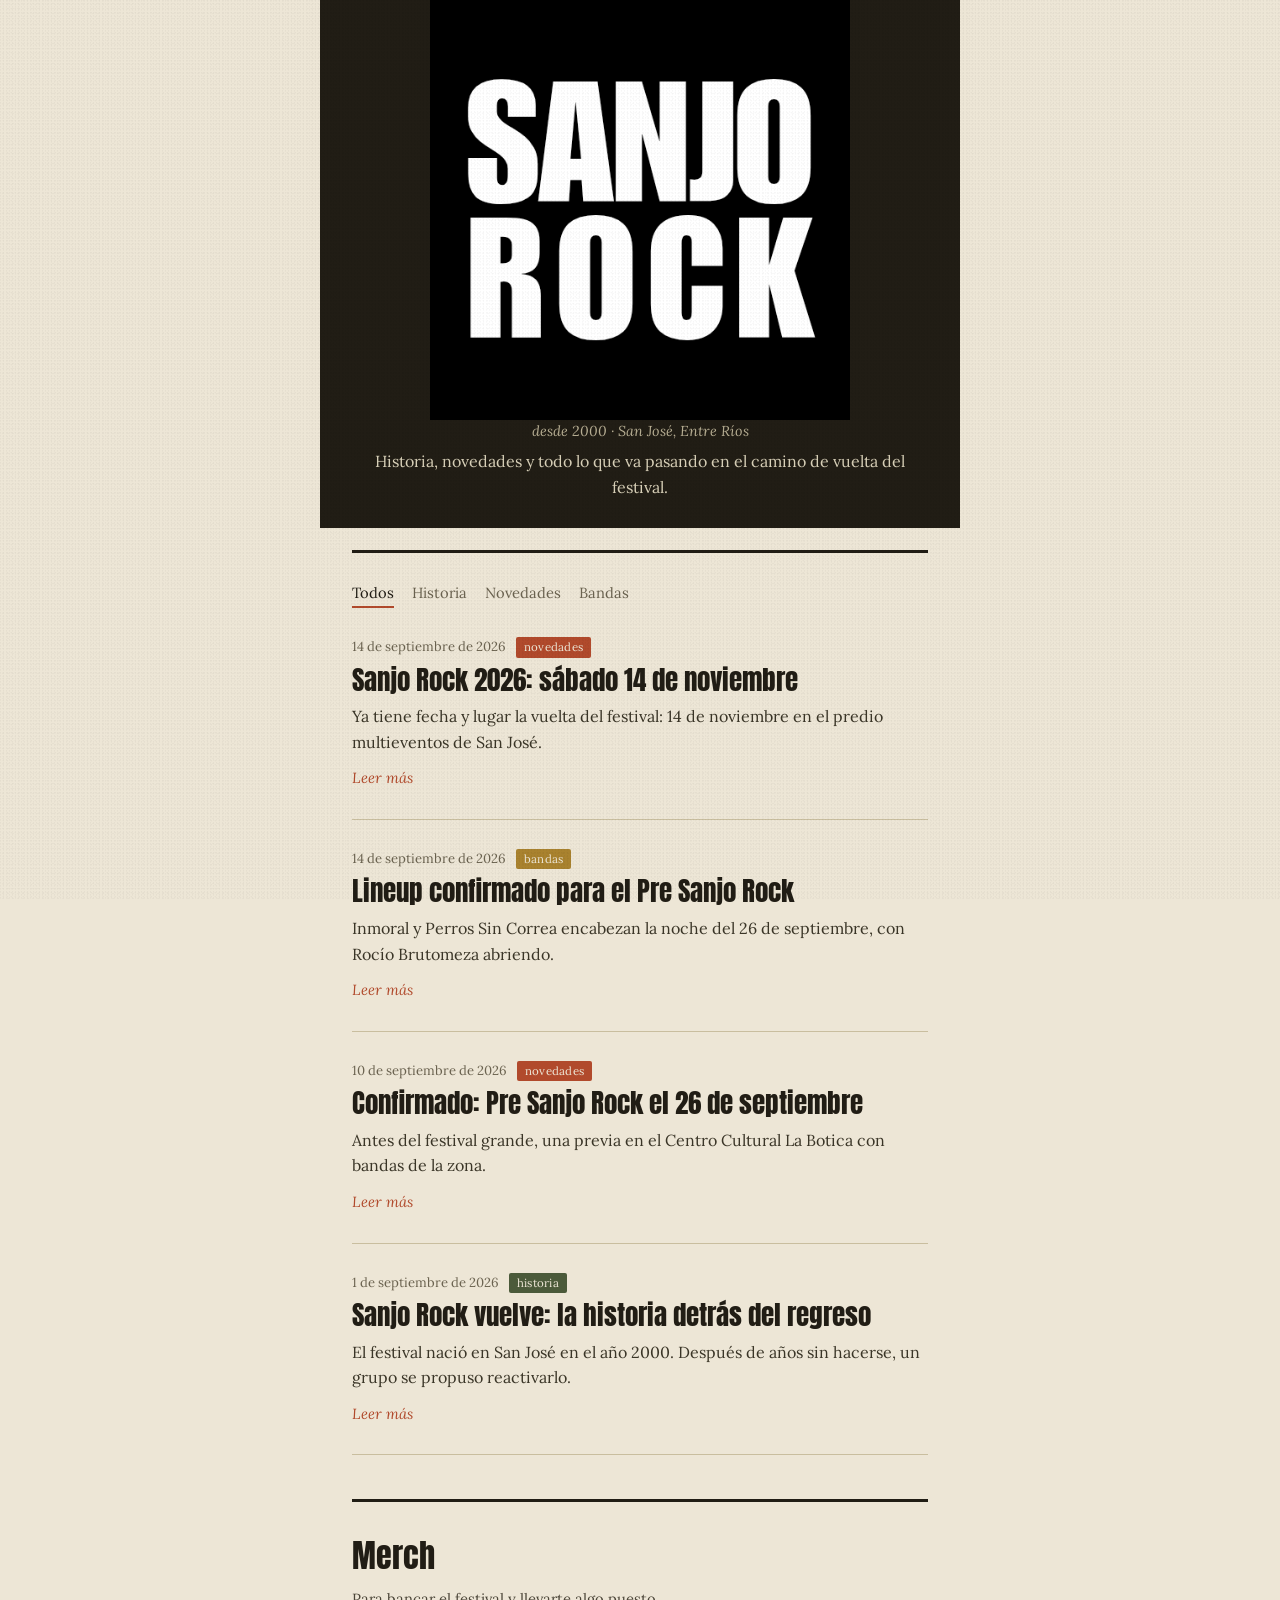
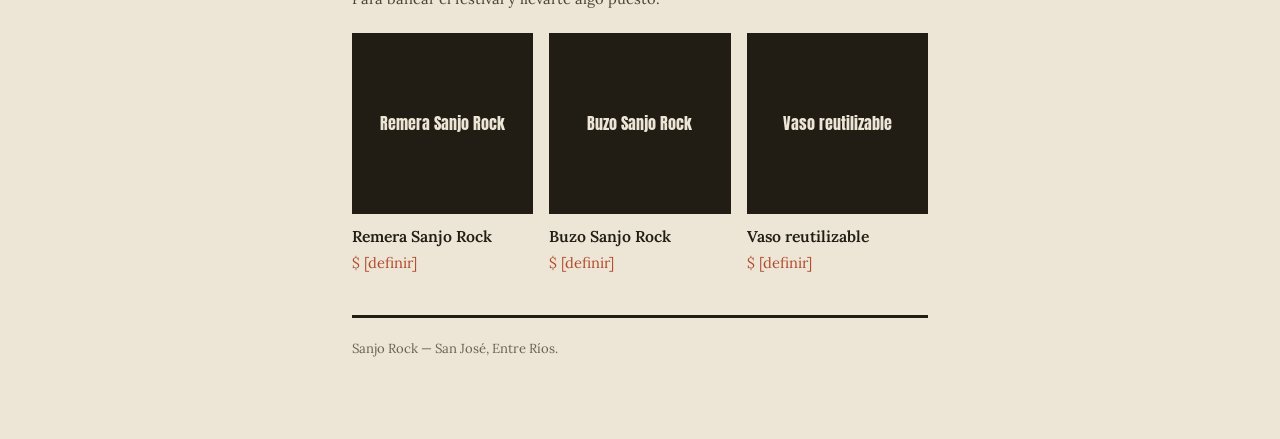
<file: sanjo-rock-blog.html>
<!DOCTYPE html>
<html lang="es">
<head>
<meta charset="UTF-8">
<meta name="viewport" content="width=device-width, initial-scale=1.0">
<title>Sanjo Rock — Blog</title>
<link rel="preconnect" href="https://fonts.googleapis.com">
<link rel="preconnect" href="https://fonts.gstatic.com" crossorigin>
<link href="https://fonts.googleapis.com/css2?family=Anton&family=Lora:ital,wght@0,400;0,600;1,400&display=swap" rel="stylesheet">
<style>
  :root{
    --paper:#EDE6D6;
    --paper-dim:#E2D8C0;
    --ink:#211D15;
    --rust:#B14A2C;
    --moss:#4B5A3A;
    --gold:#A9822E;
  }
  *{box-sizing:border-box;}
  html{-webkit-text-size-adjust:100%;}
  body{
    margin:0;
    background:var(--paper);
    color:var(--ink);
    font-family:'Lora', Georgia, serif;
    line-height:1.6;
    -webkit-font-smoothing:antialiased;
  }
  body::before{
    content:"";
    position:fixed;
    inset:0;
    pointer-events:none;
    opacity:.05;
    background-image:
      radial-gradient(circle at 20% 30%, #000 0, transparent 1px),
      radial-gradient(circle at 60% 70%, #000 0, transparent 1px),
      radial-gradient(circle at 80% 20%, #000 0, transparent 1px);
    background-size: 3px 3px, 5px 5px, 4px 4px;
  }
  .wrap{
    max-width:640px;
    margin:0 auto;
    padding:0 20px 80px;
  }

  /* Masthead */
  header.masthead{
    padding:0;
    margin:0 -20px 0;
    background:var(--ink);
    line-height:0;
  }
  header.masthead img.logo{
    display:block;
    width:100%;
    max-width:420px;
    margin:0 auto;
  }
  .kicker-bar{
    background:var(--ink);
    padding:0 20px 24px;
    margin:0 -20px 0;
    text-align:center;
  }
  .kicker{
    font-family:'Lora', serif;
    font-style:italic;
    font-size:.9rem;
    color:#B7AE93;
    margin:0 0 6px;
  }
  .subtitle{
    margin:0;
    font-size:1rem;
    color:#D8D0B8;
  }
  @media (min-width:600px){
    header.masthead{ margin:0 -32px 0; }
    .kicker-bar{ margin:0 -32px 0; padding:0 32px 28px; }
  }
  .rule{
    border:none;
    border-top:3px solid var(--ink);
    margin:22px 0 0;
  }
  .rule.thin{
    border-top:1px solid #C9BE9F;
  }

  /* Next event banner */
  .next-event{
    margin-top:22px;
    padding:18px 0;
    border-bottom:1px solid #C9BE9F;
  }
  .next-event .label{
    font-size:.78rem;
    letter-spacing:.06em;
    color:var(--rust);
    margin:0 0 6px;
    font-family:'Lora', serif;
    font-weight:600;
  }
  .next-event .what{
    font-family:'Anton', sans-serif;
    font-weight:400;
    font-size:1.5rem;
    margin:0 0 4px;
    line-height:1.15;
  }
  .next-event .when{
    font-size:.95rem;
    color:#4A4437;
    margin:0;
  }

  /* Filters */
  nav.filters{
    display:flex;
    gap:18px;
    margin:26px 0 6px;
    flex-wrap:wrap;
  }
  nav.filters button{
    background:none;
    border:none;
    padding:4px 0;
    font-family:'Lora', serif;
    font-size:.92rem;
    color:#6b6350;
    cursor:pointer;
    border-bottom:2px solid transparent;
  }
  nav.filters button.active{
    color:var(--ink);
    border-bottom-color:var(--rust);
  }

  /* Feed */
  .feed{
    margin-top:8px;
  }
  article.post{
    padding:28px 0;
    border-bottom:1px solid #C9BE9F;
  }
  article.post:first-of-type{
    padding-top:20px;
  }
  .meta{
    display:flex;
    align-items:baseline;
    gap:10px;
    margin-bottom:8px;
    font-size:.82rem;
  }
  .meta .date{
    color:#6b6350;
  }
  .meta .cat{
    color:var(--paper);
    background:var(--moss);
    padding:1px 8px;
    border-radius:2px;
    font-size:.72rem;
    letter-spacing:.02em;
  }
  .meta .cat[data-cat="novedades"]{ background:var(--rust); }
  .meta .cat[data-cat="historia"]{ background:var(--moss); }
  .meta .cat[data-cat="bandas"]{ background:var(--gold); }

  h2.post-title{
    font-family:'Anton', sans-serif;
    font-weight:400;
    font-size:1.7rem;
    line-height:1.05;
    margin:0 0 10px;
  }
  .excerpt{
    margin:0 0 10px;
    color:#3a3527;
  }
  .post-body{
    display:none;
    margin-top:10px;
  }
  .post-body p{ margin:0 0 12px; }
  .post-body.open{ display:block; }

  .toggle{
    background:none;
    border:none;
    padding:0;
    font-family:'Lora', serif;
    font-style:italic;
    font-size:.92rem;
    color:var(--rust);
    cursor:pointer;
  }

  footer{
    margin-top:40px;
    padding-top:20px;
    border-top:3px solid var(--ink);
    font-size:.82rem;
    color:#6b6350;
  }

  /* Merch */
  section.merch{
    margin-top:44px;
    padding-top:28px;
    border-top:3px solid var(--ink);
  }
  .merch h2.section-title{
    font-family:'Anton', sans-serif;
    font-weight:400;
    font-size:2rem;
    margin:0 0 6px;
  }
  .merch .section-sub{
    margin:0 0 22px;
    font-size:.92rem;
    color:#4A4437;
  }
  .merch-grid{
    display:grid;
    grid-template-columns:1fr 1fr;
    gap:18px 16px;
  }
  .merch-item{
    display:flex;
    flex-direction:column;
  }
  .merch-item .thumb{
    width:100%;
    aspect-ratio:1/1;
    background:var(--ink);
    display:flex;
    align-items:center;
    justify-content:center;
    color:var(--paper);
    font-family:'Anton', sans-serif;
    font-size:1rem;
    text-align:center;
    padding:10px;
    line-height:1.1;
  }
  .merch-item .thumb img{
    width:100%;
    height:100%;
    object-fit:cover;
    display:block;
  }
  .merch-item .name{
    margin:10px 0 2px;
    font-family:'Lora', serif;
    font-weight:600;
    font-size:.98rem;
  }
  .merch-item .price{
    margin:0;
    color:var(--rust);
    font-size:.92rem;
  }
  @media (min-width:600px){
    .merch-grid{ grid-template-columns:repeat(3, 1fr); }
  }

  @media (min-width:600px){
    .wrap{ padding:0 32px 80px; }
  }
</style>
</head>
<body>
<div class="wrap">

  <header class="masthead">
    <img class="logo" src="[data-uri]" alt="Sanjo Rock">
  </header>
  <div class="kicker-bar">
    <p class="kicker">desde 2000 · San José, Entre Ríos</p>
    <p class="subtitle">Historia, novedades y todo lo que va pasando en el camino de vuelta del festival.</p>
  </div>
  <hr class="rule">

  <div class="next-event" id="nextEvent">
    <!-- se completa con JS a partir de PROXIMOS_EVENTOS -->
  </div>

  <nav class="filters" id="filters">
    <button data-filter="todos" class="active">Todos</button>
    <button data-filter="historia">Historia</button>
    <button data-filter="novedades">Novedades</button>
    <button data-filter="bandas">Bandas</button>
  </nav>

  <main class="feed" id="feed"></main>

  <section class="merch">
    <h2 class="section-title">Merch</h2>
    <p class="section-sub">Para bancar el festival y llevarte algo puesto.</p>
    <div class="merch-grid" id="merchGrid"></div>
  </section>

  <footer>
    Sanjo Rock — San José, Entre Ríos.
  </footer>
</div>

<script>
/* =========================================================
   PRÓXIMOS EVENTOS
   Para actualizar, editá esta lista. El primero que no haya
   pasado todavía es el que se muestra arriba.
   ========================================================= */
const PROXIMOS_EVENTOS = [
  { fecha: "2026-09-26", que: "Pre Sanjo Rock", donde: "Centro Cultural La Botica" },
  { fecha: "2026-11-14", que: "Sanjo Rock 2026", donde: "Predio Multieventos, San José" },
];

/* =========================================================
   POSTS DEL BLOG
   Para agregar uno nuevo, copiá un bloque { ... } y sumalo
   arriba de la lista (así aparece primero). categoria puede
   ser: "historia", "novedades" o "bandas".
   ========================================================= */
const POSTS = [
  {
    fecha: "2026-09-14",
    categoria: "novedades",
    titulo: "Sanjo Rock 2026: sábado 14 de noviembre",
    copete: "Ya tiene fecha y lugar la vuelta del festival: 14 de noviembre en el predio multieventos de San José.",
    cuerpo: [
      "Después de meses de trabajo en el Plan Maestro de Reactivación, ya podemos confirmarlo: Sanjo Rock vuelve el sábado 14 de noviembre, en el predio multieventos de San José, Entre Ríos.",
      "Va a haber bandas locales y de la zona, stands de artesanos, emprendedores y gastronomía, y el acompañamiento de la Fundación Las Camelias, que este año suma vasos reutilizables con el logo del festival como parte de su aporte.",
      "En las próximas semanas vamos a ir contando quiénes tocan, cómo va armándose el predio y todo lo que hace falta para que este regreso salga como se lo merece. Antes, eso sí, hay una previa: el Pre Sanjo Rock."
    ]
  },
  {
    fecha: "2026-09-14",
    categoria: "bandas",
    titulo: "Lineup confirmado para el Pre Sanjo Rock",
    copete: "Inmoral y Perros Sin Correa encabezan la noche del 26 de septiembre, con Rocío Brutomeza abriendo.",
    cuerpo: [
      "Ya está confirmado el lineup del Pre Sanjo Rock: tocan Inmoral y Perros Sin Correa, con Rocío Brutomeza abriendo la noche.",
      "La cita es el sábado 26 de septiembre en el Centro Cultural La Botica. Una previa a puro rock local antes del festival grande del 14 de noviembre."
    ]
  },
  {
    fecha: "2026-09-10",
    categoria: "novedades",
    titulo: "Confirmado: Pre Sanjo Rock el 26 de septiembre",
    copete: "Antes del festival grande, una previa en el Centro Cultural La Botica con bandas de la zona.",
    cuerpo: [
      "El sábado 26 de septiembre, en el Centro Cultural La Botica, hacemos el Pre Sanjo Rock: una noche con bandas de la zona para empezar a calentar motores de cara al festival del 14 de noviembre.",
      "La idea de esta previa es simple: juntarnos antes, que las bandas locales tengan un escenario más, y que Sanjo Rock vuelva a sonar en San José de a poco, no de un día para el otro.",
      "Pronto contamos quiénes son las bandas confirmadas."
    ]
  },
  {
    fecha: "2026-09-01",
    categoria: "historia",
    titulo: "Sanjo Rock vuelve: la historia detrás del regreso",
    copete: "El festival nació en San José en el año 2000. Después de años sin hacerse, un grupo se propuso reactivarlo.",
    cuerpo: [
      "Sanjo Rock no es un festival nuevo: nació en San José, Entre Ríos, en el año 2000, en una época en la que el rock local necesitaba un escenario propio en el pueblo. Con los años, como pasa con tantos proyectos autogestionados, el festival dejó de hacerse.",
      "Este 2026 nos propusimos reactivarlo. No como una copia de lo que fue, sino pensando de nuevo cada parte: qué bandas suben al escenario, cómo se organiza el predio, qué rol cumple el municipio, y qué queremos que sea Sanjo Rock de acá en más. Todo eso quedó por escrito en un Plan Maestro de Reactivación que venimos armando desde hace meses.",
      "Este blog va a ir contando ese proceso: lo que se decide, lo que se arma, y también los recuerdos de lo que fue Sanjo Rock la primera vez, para quienes se lo perdieron y para quienes ya lo tienen guardado en la memoria."
    ]
  },
];

/* =========================================================
   MERCH
   Para agregar un producto, copiá un bloque { ... }. Si tenés
   foto, poné la ruta o el link en "imagen"; si no, dejalo
   vacío ("") y va a mostrar el nombre sobre fondo negro.
   ========================================================= */
const MERCH = [
  { nombre: "Remera Sanjo Rock", precio: "$ [definir]", imagen: "" },
  { nombre: "Buzo Sanjo Rock", precio: "$ [definir]", imagen: "" },
  { nombre: "Vaso reutilizable", precio: "$ [definir]", imagen: "" },
];

function renderMerch(){
  const grid = document.getElementById("merchGrid");
  grid.innerHTML = "";
  MERCH.forEach(m => {
    const item = document.createElement("div");
    item.className = "merch-item";
    item.innerHTML = `
      <div class="thumb">${m.imagen ? `<img src="${m.imagen}" alt="${m.nombre}">` : m.nombre}</div>
      <p class="name">${m.nombre}</p>
      <p class="price">${m.precio}</p>
    `;
    grid.appendChild(item);
  });
}

/* ---------- Render ---------- */
function fmtFecha(iso){
  const d = new Date(iso + "T00:00:00");
  return d.toLocaleDateString("es-AR", { day:"numeric", month:"long", year:"numeric" });
}

function renderNextEvent(){
  const hoy = new Date();
  hoy.setHours(0,0,0,0);
  const proximo = PROXIMOS_EVENTOS
    .filter(e => new Date(e.fecha + "T00:00:00") >= hoy)
    .sort((a,b) => new Date(a.fecha) - new Date(b.fecha))[0];

  const el = document.getElementById("nextEvent");
  if(!proximo){ el.style.display = "none"; return; }
  el.innerHTML = `
    <p class="label">Próxima fecha</p>
    <p class="what">${proximo.que}</p>
    <p class="when">${fmtFecha(proximo.fecha)} · ${proximo.donde}</p>
  `;
}

function renderFeed(filtro){
  const feed = document.getElementById("feed");
  feed.innerHTML = "";
  const posts = filtro === "todos" ? POSTS : POSTS.filter(p => p.categoria === filtro);

  posts.forEach((p, i) => {
    const art = document.createElement("article");
    art.className = "post";
    const bodyId = `body-${i}`;
    art.innerHTML = `
      <div class="meta">
        <span class="date">${fmtFecha(p.fecha)}</span>
        <span class="cat" data-cat="${p.categoria}">${p.categoria}</span>
      </div>
      <h2 class="post-title">${p.titulo}</h2>
      <p class="excerpt">${p.copete}</p>
      <button class="toggle" data-target="${bodyId}">Leer más</button>
      <div class="post-body" id="${bodyId}">
        ${p.cuerpo.map(par => `<p>${par}</p>`).join("")}
      </div>
    `;
    feed.appendChild(art);
  });

  feed.querySelectorAll(".toggle").forEach(btn => {
    btn.addEventListener("click", () => {
      const body = document.getElementById(btn.dataset.target);
      const isOpen = body.classList.toggle("open");
      btn.textContent = isOpen ? "Cerrar" : "Leer más";
    });
  });
}

document.getElementById("filters").addEventListener("click", (e) => {
  if(e.target.tagName !== "BUTTON") return;
  document.querySelectorAll("#filters button").forEach(b => b.classList.remove("active"));
  e.target.classList.add("active");
  renderFeed(e.target.dataset.filter);
});

renderNextEvent();
renderFeed("todos");
renderMerch();
</script>
</body>
</html>
</file>
